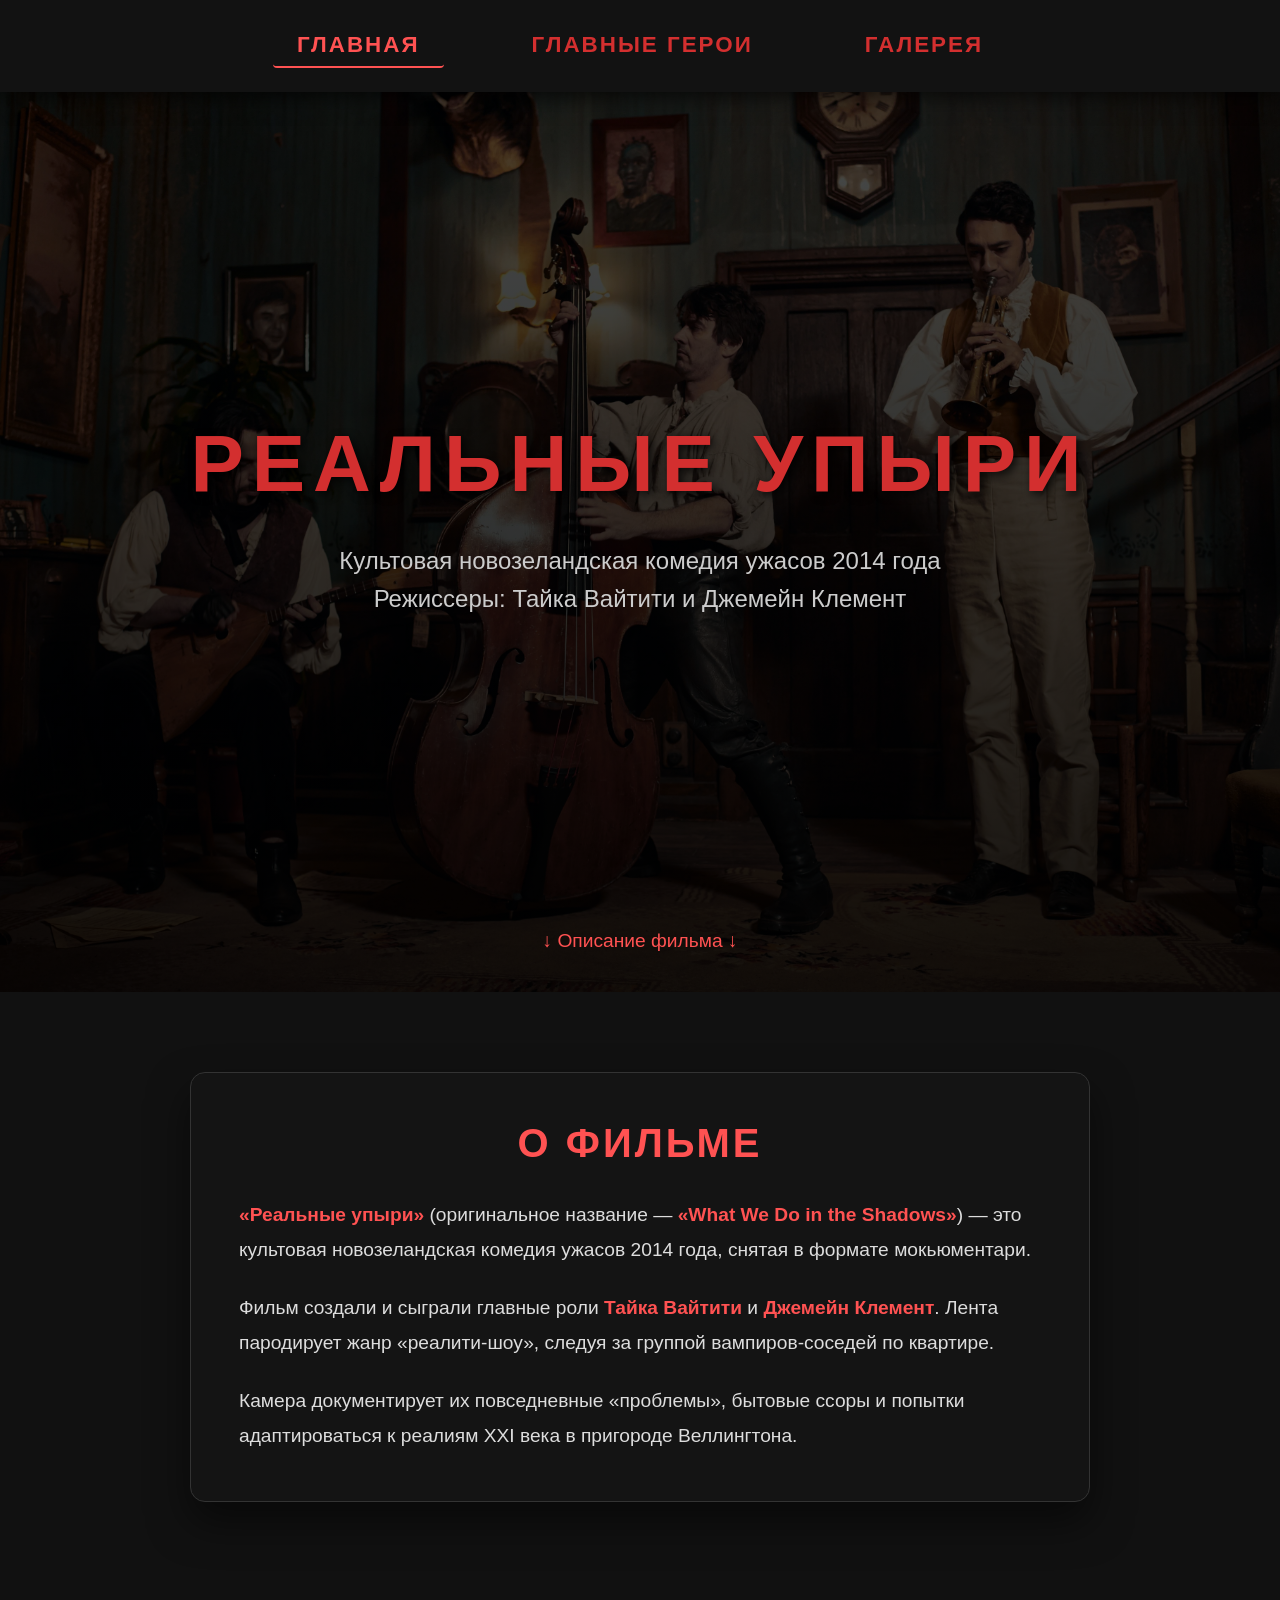
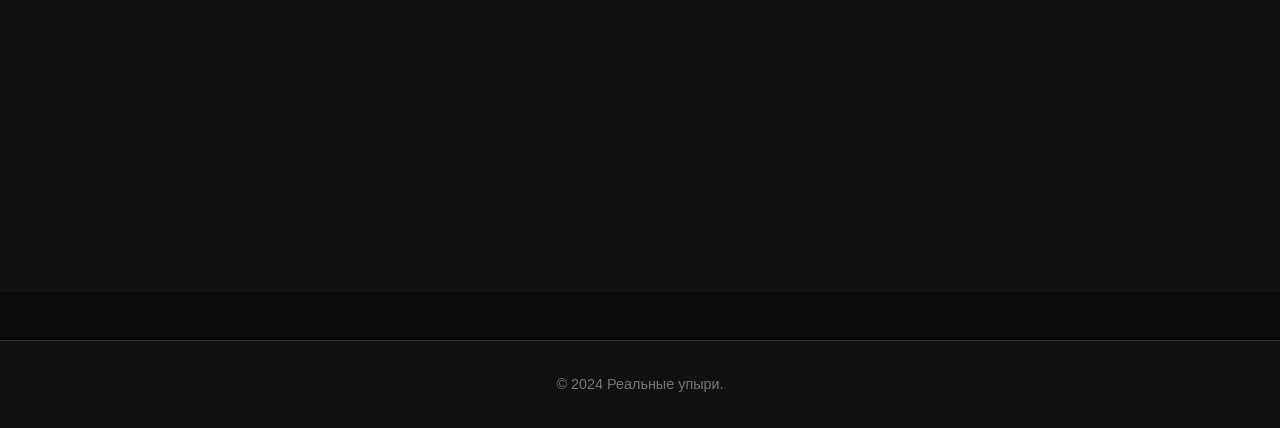
<file: index.html>
<!DOCTYPE html>
<html lang="ru">
<head>
    <meta charset="UTF-8">
    <meta name="viewport" content="width=device-width, initial-scale=1.0">
    <title>Реальные упыри - Главная</title>
    <link rel="stylesheet" href="stylee.css">
</head>
<body>
    <nav>
        <div class="nav-container">
            <a href="index.html" class="nav-link active">Главная</a>
            <a href="cast.html" class="nav-link">Главные герои</a>
            <a href="gallery.html" class="nav-link">Галерея</a>
        </div>
    </nav>

    <section class="hero">
        <h1 class="hero-title">Реальные упыри</h1>
        <p class="hero-subtitle">Культовая новозеландская комедия ужасов 2014 года<br>
        Режиссеры: Тайка Вайтити и Джемейн Клемент</p>
        <a href="#description" class="scroll-down">↓ Описание фильма ↓</a>
    </section>

    <section id="description" class="description-section">
        <div class="description-content fade-in">
            <h2 class="description-title">О фильме</h2>
            <p class="description-text">
                <span class="highlight">«Реальные упыри»</span> (оригинальное название — <span class="highlight">«What We Do in the Shadows»</span>) — это культовая новозеландская комедия ужасов 2014 года, снятая в формате мокьюментари.
            </p>
            <p class="description-text">
                Фильм создали и сыграли главные роли <span class="highlight">Тайка Вайтити</span> и <span class="highlight">Джемейн Клемент</span>. 
                Лента пародирует жанр «реалити-шоу», следуя за группой вампиров-соседей по квартире.
            </p>
            <p class="description-text">
                Камера документирует их повседневные «проблемы», бытовые ссоры и попытки адаптироваться к реалиям XXI века в пригороде Веллингтона.
            </p>
        </div>
    </section>

    <footer>
        <p>© 2024 Реальные упыри.</p>
    </footer>
</body>
</html>
</file>
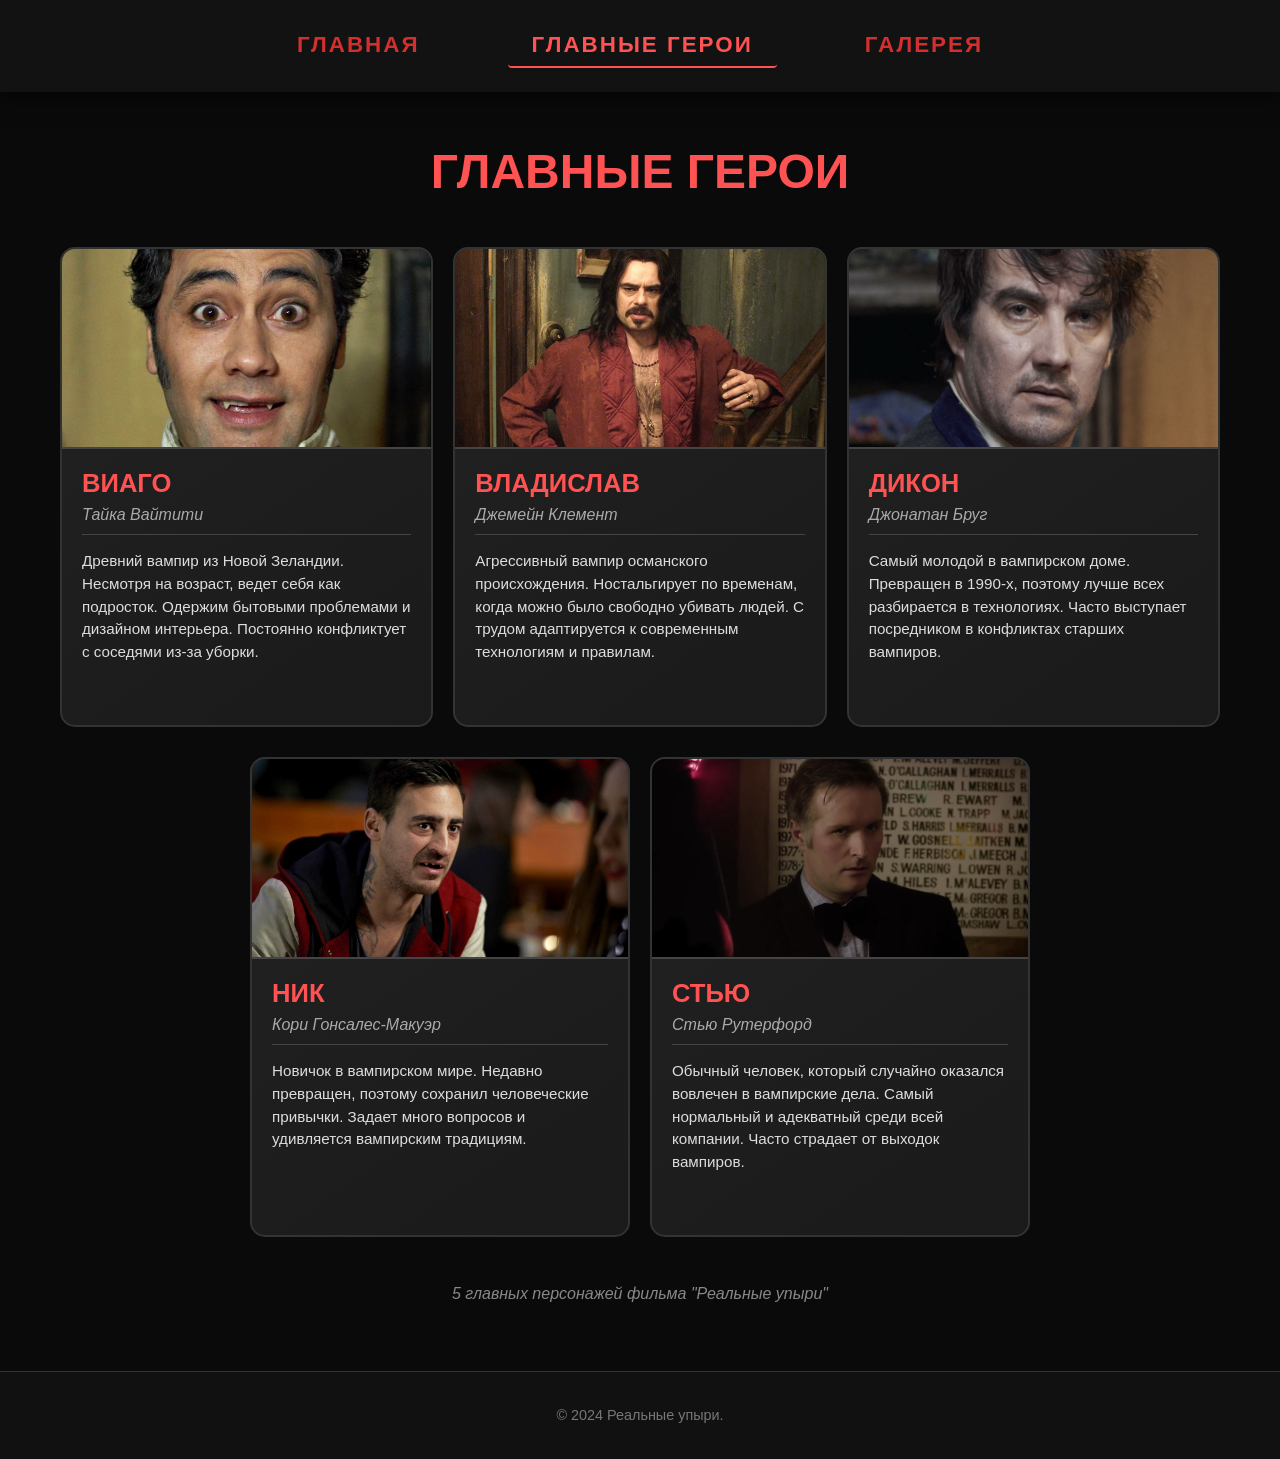
<file: cast.html>
<!DOCTYPE html>
<html lang="ru">
<head>
    <meta charset="UTF-8">
    <meta name="viewport" content="width=device-width, initial-scale=1.0">
    <title>Реальные упыри - Главные герои</title>
    <link rel="stylesheet" href="stylee.css">
</head>
<body>
    <nav>
        <div class="nav-container">
            <a href="index.html" class="nav-link">Главная</a>
            <a href="cast.html" class="nav-link active">Главные герои</a>
            <a href="gallery.html" class="nav-link">Галерея</a>
        </div>
    </nav>

    <main class="heroes-page">
        <h1 class="page-title">Главные герои</h1>
        
        <div class="all-heroes">
            <div class="row-3-heroes">
                <div class="hero-card-simple">
                    <img src="images/taika.jpg" alt="Виаго" class="hero-img-simple">
                    <div class="hero-info-simple">
                        <h2 class="hero-name-simple">Виаго</h2>
                        <p class="hero-actor-simple">Тайка Вайтити</p>
                        <div class="hero-desc-simple">
                            Древний вампир из Новой Зеландии. Несмотря на возраст, ведет себя как подросток. Одержим бытовыми проблемами и дизайном интерьера. Постоянно конфликтует с соседями из-за уборки.
                        </div>
                    </div>
                </div>
                
                <div class="hero-card-simple">
                    <img src="images/klement.jpg" alt="Владислав" class="hero-img-simple">
                    <div class="hero-info-simple">
                        <h2 class="hero-name-simple">Владислав</h2>
                        <p class="hero-actor-simple">Джемейн Клемент</p>
                        <div class="hero-desc-simple">
                            Агрессивный вампир османского происхождения. Ностальгирует по временам, когда можно было свободно убивать людей. С трудом адаптируется к современным технологиям и правилам.
                        </div>
                    </div>
                </div>

                <div class="hero-card-simple">
                    <img src="images/jo.jpg" alt="Дикон" class="hero-img-simple">
                    <div class="hero-info-simple">
                        <h2 class="hero-name-simple">Дикон</h2>
                        <p class="hero-actor-simple">Джонатан Бруг</p>
                        <div class="hero-desc-simple">
                            Самый молодой в вампирском доме. Превращен в 1990-х, поэтому лучше всех разбирается в технологиях. Часто выступает посредником в конфликтах старших вампиров.
                        </div>
                    </div>
                </div>
            </div>
            
            <div class="row-2-heroes">
                <div class="hero-card-simple">
                    <img src="images/cori.jpg" alt="Ник" class="hero-img-simple">
                    <div class="hero-info-simple">
                        <h2 class="hero-name-simple">Ник</h2>
                        <p class="hero-actor-simple">Кори Гонсалес-Макуэр</p>
                        <div class="hero-desc-simple">
                            Новичок в вампирском мире. Недавно превращен, поэтому сохранил человеческие привычки. Задает много вопросов и удивляется вампирским традициям.
                        </div>
                    </div>
                </div>
                
                <div class="hero-card-simple">
                    <img src="images/stu.jpg" alt="Стью" class="hero-img-simple">
                    <div class="hero-info-simple">
                        <h2 class="hero-name-simple">Стью</h2>
                        <p class="hero-actor-simple">Стью Рутерфорд</p>
                        <div class="hero-desc-simple">
                            Обычный человек, который случайно оказался вовлечен в вампирские дела. Самый нормальный и адекватный среди всей компании. Часто страдает от выходок вампиров.
                        </div>
                    </div>
                </div>
            </div>
        </div>
        
        <div style="text-align: center; color: #888; margin-top: 3rem; font-style: italic;">
            5 главных персонажей фильма "Реальные упыри"
        </div>
    </main>

    <footer>
        <p>© 2024 Реальные упыри.</p>
    </footer>
</body>
</html>
</file>
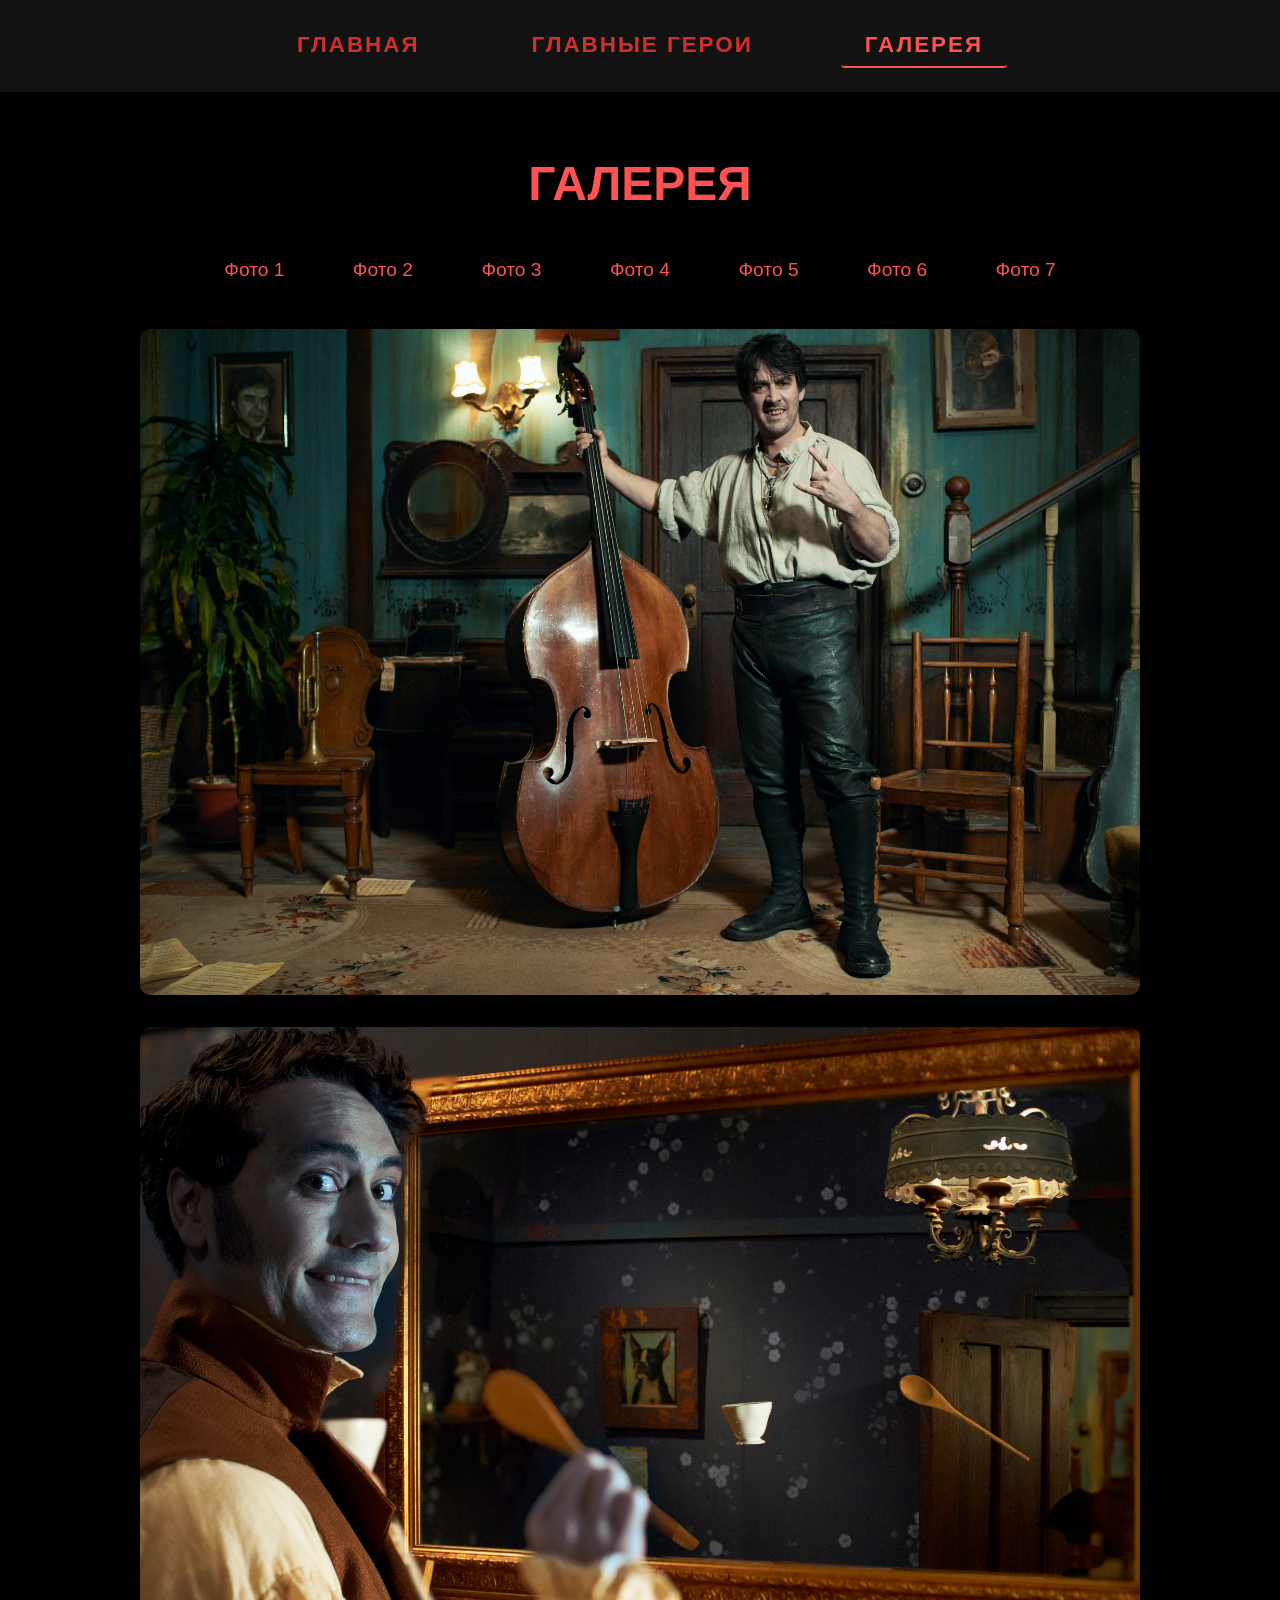
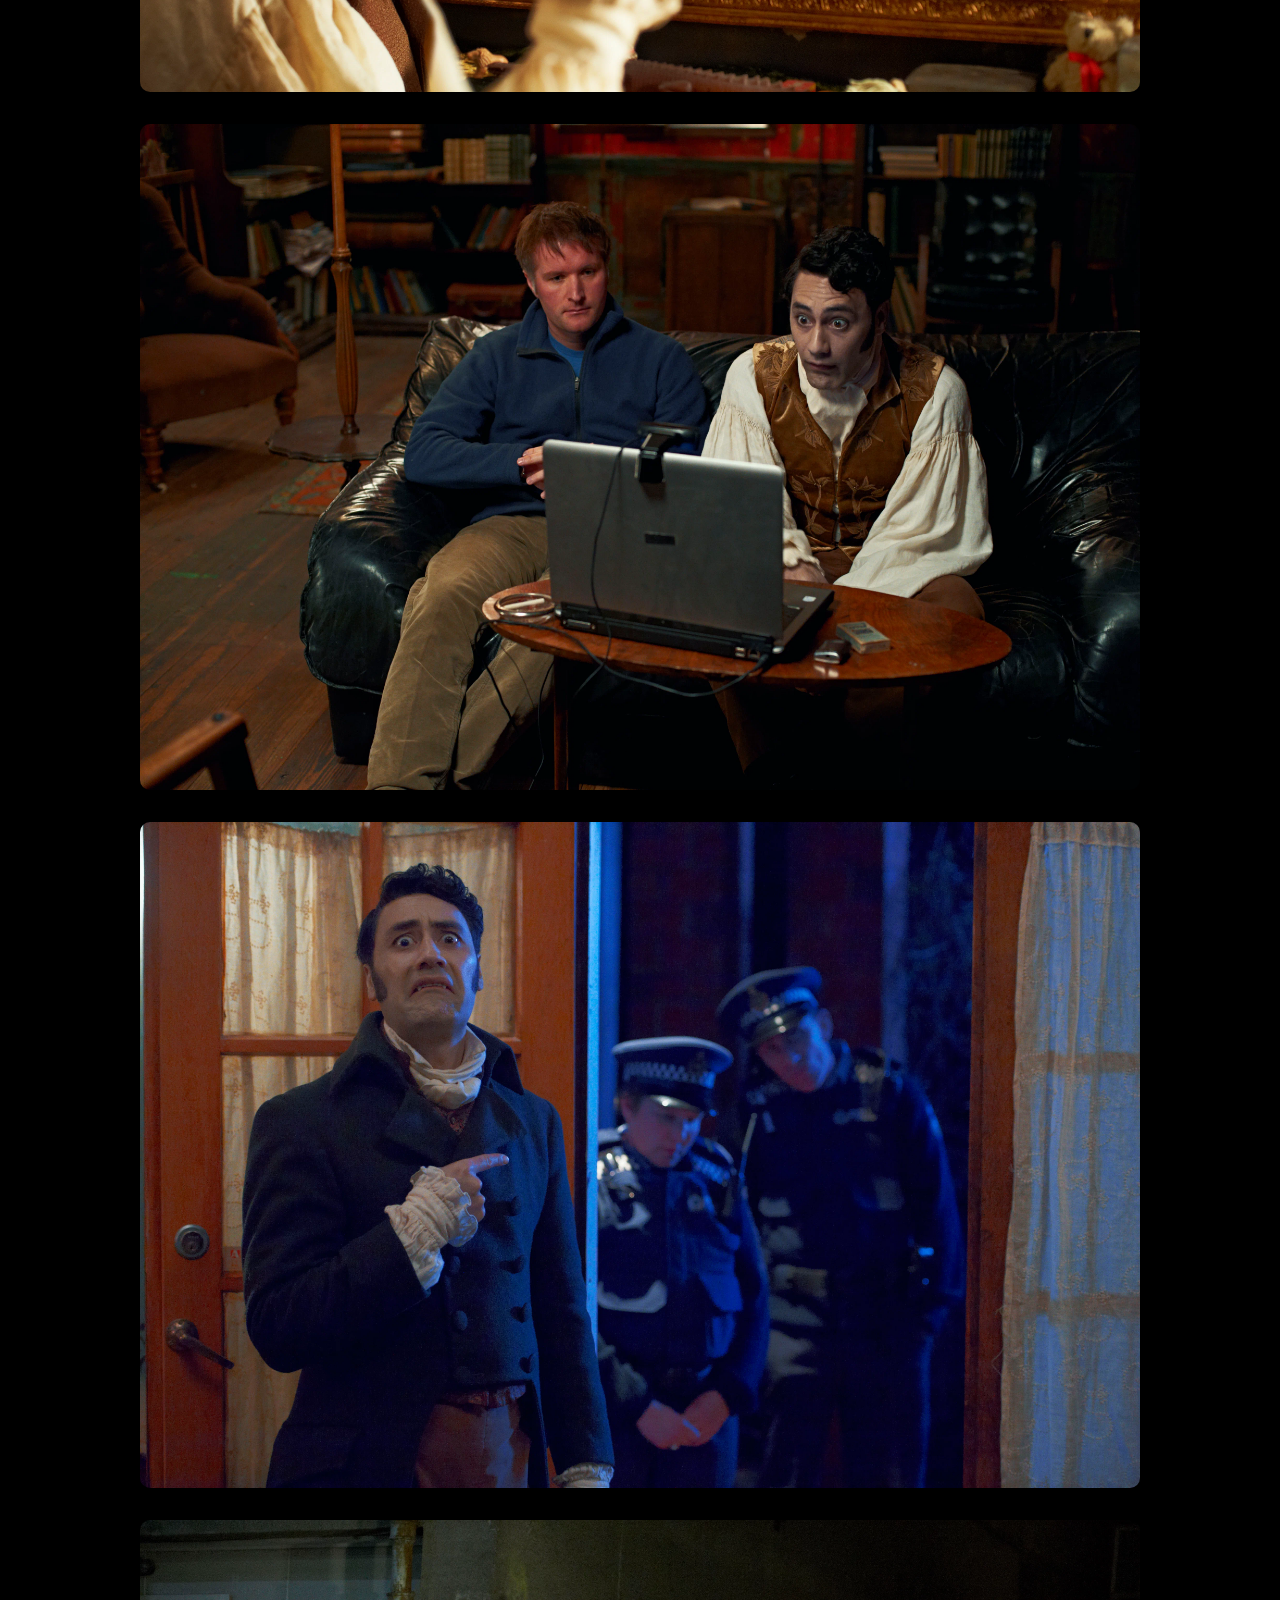
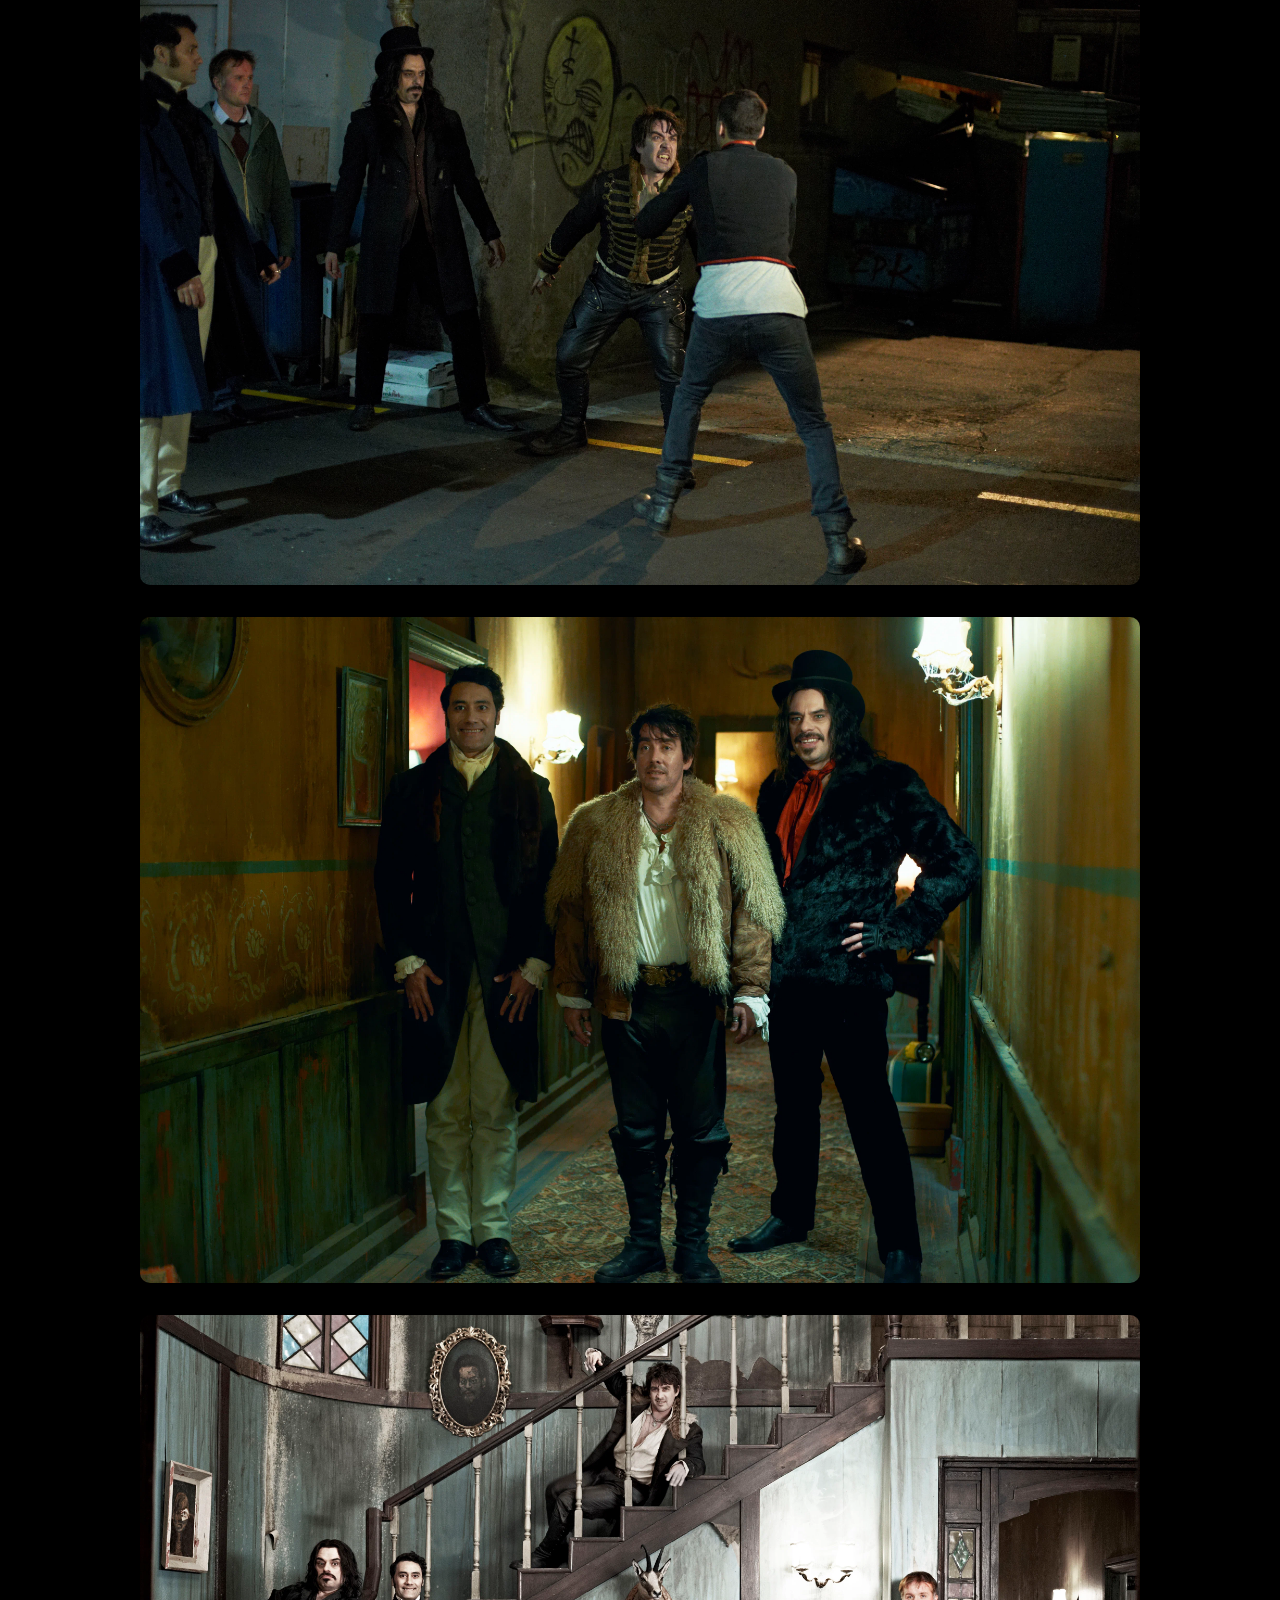
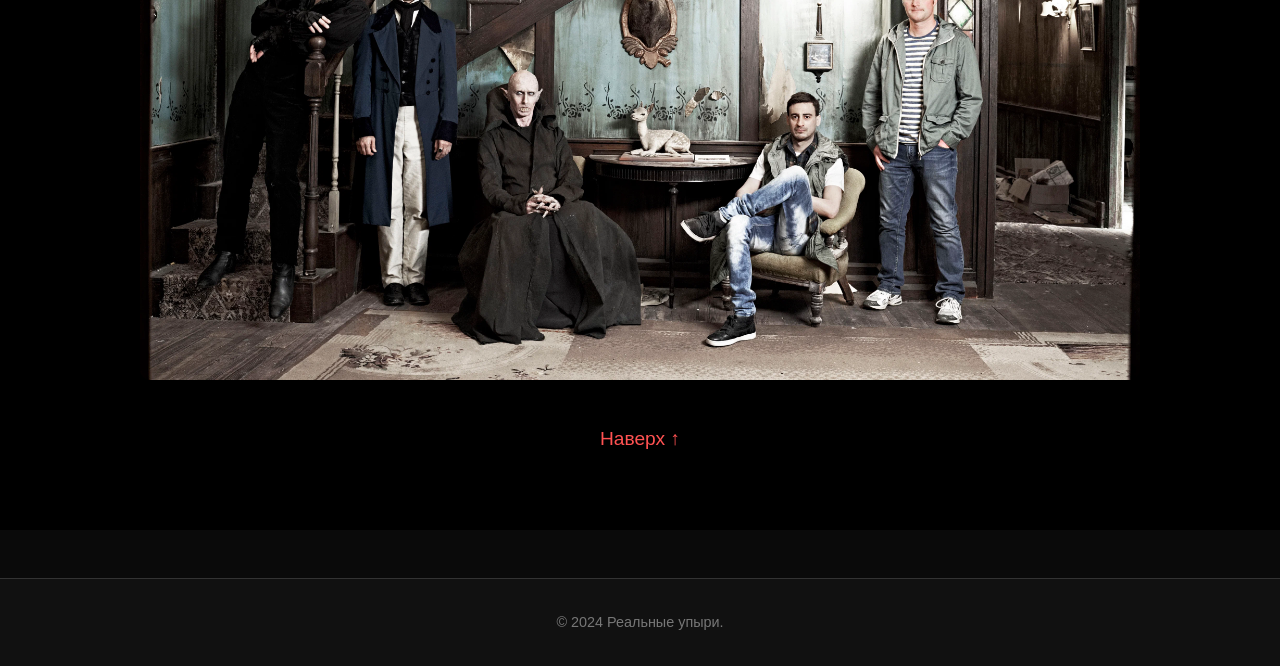
<file: gallery.html>
<!DOCTYPE html>
<html lang="ru">
<head>
    <meta charset="UTF-8">
    <meta name="viewport" content="width=device-width, initial-scale=1.0">
    <title>Реальные упыри - Галерея</title>
    <link rel="stylesheet" href="stylee.css">
</head>
<body>
    <nav>
        <div class="nav-container">
            <a href="index.html" class="nav-link">Главная</a>
            <a href="cast.html" class="nav-link">Главные герои</a>
            <a href="gallery.html" class="nav-link active">Галерея</a>
        </div>
    </nav>

    <div class="simple-gallery">
        <h1 class="gallery-title">Галерея</h1>
        
        <div class="page-links">
            <a href="#photo1" class="page-link">Фото 1</a>
            <a href="#photo2" class="page-link">Фото 2</a>
            <a href="#photo3" class="page-link">Фото 3</a>
            <a href="#photo4" class="page-link">Фото 4</a>
            <a href="#photo5" class="page-link">Фото 5</a>
            <a href="#photo6" class="page-link">Фото 6</a>
            <a href="#photo7" class="page-link">Фото 7</a>
        </div>
        
        <div class="photo-column">
            <div class="big-photo" id="photo1">
                <img src="images/gal1.webp" 
                     alt="">
            </div>
            
            <div class="big-photo" id="photo2">
                <img src="images/gal2.webp" 
                     alt="">
            </div>
            
            <div class="big-photo" id="photo3">
                <img src="images/gal3.webp" 
                     alt="">
            </div>
            
            <div class="big-photo" id="photo4">
                <img src="images/gal4.webp" 
                     alt="">
            </div>
            
            <div class="big-photo" id="photo5">
                <img src="images/gal5.webp" 
                     alt="">
            </div>
            
            <div class="big-photo" id="photo6">
                <img src="images/gal6.webp" 
                     alt="">
            </div>
            
            <div class="big-photo" id="photo7">
                <img src="images/gal7.webp" 
                     alt="">
            </div>
        </div>
        
        <div class="page-links">
            <a href="#" class="page-link">Наверх ↑</a>
        </div>
    </div>
    
    <footer>
        <p>© 2024 Реальные упыри.</p>
    </footer>
</body>
</html>
</file>
<file: stylee.css>
* {
    margin: 0;
    padding: 0;
    box-sizing: border-box;
    font-family: 'Segoe UI', Tahoma, Geneva, Verdana, sans-serif;
}

body {
    background-color: #0a0a0a;
    color: #f0f0f0;
    min-height: 100vh;
    overflow-x: hidden;
}

html {
    scroll-behavior: smooth;
}

/*навигация */
nav {
    background-color: rgba(20, 20, 20, 0.95);
    padding: 1.5rem 0;
    position: sticky;
    top: 0;
    z-index: 100;
    box-shadow: 0 4px 20px rgba(0, 0, 0, 0.7);
}

.nav-container {
    max-width: 1200px;
    margin: 0 auto;
    display: flex;
    justify-content: center;
    gap: 4rem;
}

.nav-link {
    color: #d32f2f;
    text-decoration: none;
    font-size: 1.4rem;
    font-weight: bold;
    text-transform: uppercase;
    letter-spacing: 2px;
    padding: 0.5rem 1.5rem;
    border-radius: 4px;
    transition: all 0.3s ease;
    position: relative;
}

.nav-link:hover {
    color: #ff5252;
    background-color: rgba(211, 47, 47, 0.1);
    transform: translateY(-2px);
}

.nav-link::after {
    content: '';
    position: absolute;
    bottom: -5px;
    left: 50%;
    transform: translateX(-50%);
    width: 0;
    height: 2px;
    background-color: #ff5252;
    transition: width 0.3s ease;
}

.nav-link:hover::after {
    width: 80%;
}

.nav-link.active {
    color: #ff5252;
    border-bottom: 2px solid #ff5252;
}

/*подвал*/
footer {
    background-color: #111;
    text-align: center;
    padding: 2rem;
    margin-top: 3rem;
    border-top: 1px solid #333;
}

footer p {
    color: #777;
    font-size: 0.9rem;
    line-height: 1.6;
}

/* анимация*/
@keyframes fadeIn {
    from { opacity: 0; transform: translateY(20px); }
    to { opacity: 1; transform: translateY(0); }
}

.fade-in {
    animation: fadeIn 0.8s ease-out;
}

@keyframes float {
    0%, 100% { transform: translateY(0) rotate(0deg); }
    50% { transform: translateY(-20px) rotate(5deg); }
}

.floating {
    animation: float 6s ease-in-out infinite;
}

@keyframes bounce {
    0%, 100% { transform: translateY(0); }
    50% { transform: translateY(-10px); }
}

@keyframes pulse {
    0%, 100% { opacity: 0.5; }
    50% { opacity: 1; }
}

@keyframes fadeInUp {
    from { opacity: 0; transform: translateY(30px); }
    to { opacity: 1; transform: translateY(0); }
}

@keyframes popIn {
    0% { opacity: 0; transform: scale(0.8); }
    100% { opacity: 1; transform: scale(1); }
}

/* главная страница*/

.hero {
    height: 100vh;
    background: linear-gradient(rgba(0,0,0,0.7), rgba(0,0,0,0.9)), 
                url('images/fon.webp');
    background-size: cover;
    background-position: center;
    display: flex;
    flex-direction: column;
    justify-content: center;
    align-items: center;
    text-align: center;
    position: relative;
}

.hero-title {
    font-size: 5rem;
    color: #d32f2f;
    text-shadow: 3px 3px 10px rgba(0, 0, 0, 0.8);
    margin-bottom: 2rem;
    letter-spacing: 8px;
    text-transform: uppercase;
}

.hero-subtitle {
    font-size: 1.5rem;
    color: #ccc;
    margin-bottom: 3rem;
    max-width: 800px;
    line-height: 1.6;
}

.scroll-down {
    position: absolute;
    bottom: 40px;
    color: #ff5252;
    font-size: 1.2rem;
    text-decoration: none;
    animation: bounce 2s infinite;
}

.description-section {
    padding: 5rem 2rem;
    position: relative;
    min-height: 100vh;
    background-color: #111;
}

.bats-right {
    position: fixed;
    right: 50px;
    top: 50%;
    transform: translateY(-50%) scaleX(-1);
    width: 200px;
    opacity: 0.1;
    z-index: 1;
    animation: float 8s ease-in-out infinite 1s;
}

.description-content {
    position: relative;
    z-index: 2;
    max-width: 900px;
    margin: 0 auto;
    background-color: rgba(20, 20, 20, 0.9);
    padding: 3rem;
    border-radius: 15px;
    border: 1px solid #333;
    box-shadow: 0 20px 40px rgba(0, 0, 0, 0.5);
}

.description-title {
    color: #ff5252;
    font-size: 2.5rem;
    margin-bottom: 2rem;
    text-align: center;
    text-transform: uppercase;
    letter-spacing: 3px;
}

.description-text {
    font-size: 1.2rem;
    line-height: 1.8;
    color: #ddd;
    margin-bottom: 1.5rem;
}

.description-text:last-child {
    margin-bottom: 0;
}

.highlight {
    color: #ff5252;
    font-weight: bold;
}

/* главные герои*/

.heroes-page {
    max-width: 1200px;
    margin: 0 auto;
    padding: 20px;
}

.page-title {
    text-align: center;
    color: #ff5252;
    font-size: 3rem;
    margin: 2rem 0 3rem;
    text-transform: uppercase;
}

.all-heroes {
    display: flex;
    flex-direction: column;
    gap: 30px;
}

.row-3-heroes {
    display: flex;
    justify-content: space-between;
    gap: 20px;
}

.row-2-heroes {
    display: flex;
    justify-content: center; 
    gap: 20px;
    width: 100%;
}

.hero-card-simple {
    width: 100%;
    max-width: 380px;
    background: linear-gradient(145deg, #222, #1a1a1a);
    border-radius: 15px;
    overflow: hidden;
    border: 2px solid #333;
    height: 480px;
    transition: all 0.3s ease;
}

.hero-img-simple {
    width: 100%;
    height: 200px;
    object-fit: cover;
    display: block;
    border-bottom: 2px solid #444;
}

.hero-info-simple {
    padding: 20px;
    height: 280px; 
    display: flex;
    flex-direction: column;
}

.hero-name-simple {
    color: #ff5252;
    font-size: 1.6rem;
    margin: 0 0 8px 0;
    text-transform: uppercase;
}

.hero-actor-simple {
    color: #aaa;
    font-size: 1rem;
    margin: 0 0 15px 0;
    font-style: italic;
    border-bottom: 1px solid #444;
    padding-bottom: 10px;
}

.hero-desc-simple {
    color: #ddd;
    line-height: 1.5;
    font-size: 0.95rem;
    flex-grow: 1;
    overflow: auto;
}

.hero-desc-simple::-webkit-scrollbar {
    width: 5px;
}

.hero-desc-simple::-webkit-scrollbar-track {
    background: #222;
}

.hero-desc-simple::-webkit-scrollbar-thumb {
    background: #ff5252;
    border-radius: 3px;
}

.hero-card-simple:hover {
    transform: translateY(-5px);
    border-color: #ff5252;
    box-shadow: 0 15px 30px rgba(255, 82, 82, 0.2);
}

/* галерея*/

        .simple-gallery {
            padding: 2rem 1rem;
            background: #000;
        }
        
        .gallery-title {
            text-align: center;
            font-size: 3rem;
            color: #ff5252;
            margin: 2rem 0 3rem;
            text-transform: uppercase;
        }
        
        /* Одна колонка больших фото */
        .photo-column {
            max-width: 1000px;
            margin: 0 auto;
        }
        
        .big-photo {
            width: 100%;
            margin-bottom: 2rem;
            border-radius: 10px;
            overflow: hidden;
            cursor: pointer;
            transition: transform 0.3s ease;
            box-shadow: 0 10px 30px rgba(0,0,0,0.5);
        }
        
        .big-photo:hover {
            transform: scale(1.01);
            box-shadow: 0 20px 40px rgba(255,82,82,0.3);
        }
        
        .big-photo img {
            width: 100%;
            height: auto;
            display: block;
            transition: transform 0.5s ease;
        }
        
        .big-photo:hover img {
            transform: scale(1.03);
        }
        
        .page-links {
            text-align: center;
            margin: 3rem 0;
        }
        
        .page-link {
            color: #ff5252;
            text-decoration: none;
            margin: 0 1rem;
            font-size: 1.2rem;
            padding: 0.5rem 1rem;
            border-radius: 5px;
            transition: all 0.3s ease;
        }
        
        .page-link:hover {
            background: #ff5252;
            color: white;
        }
</file>
